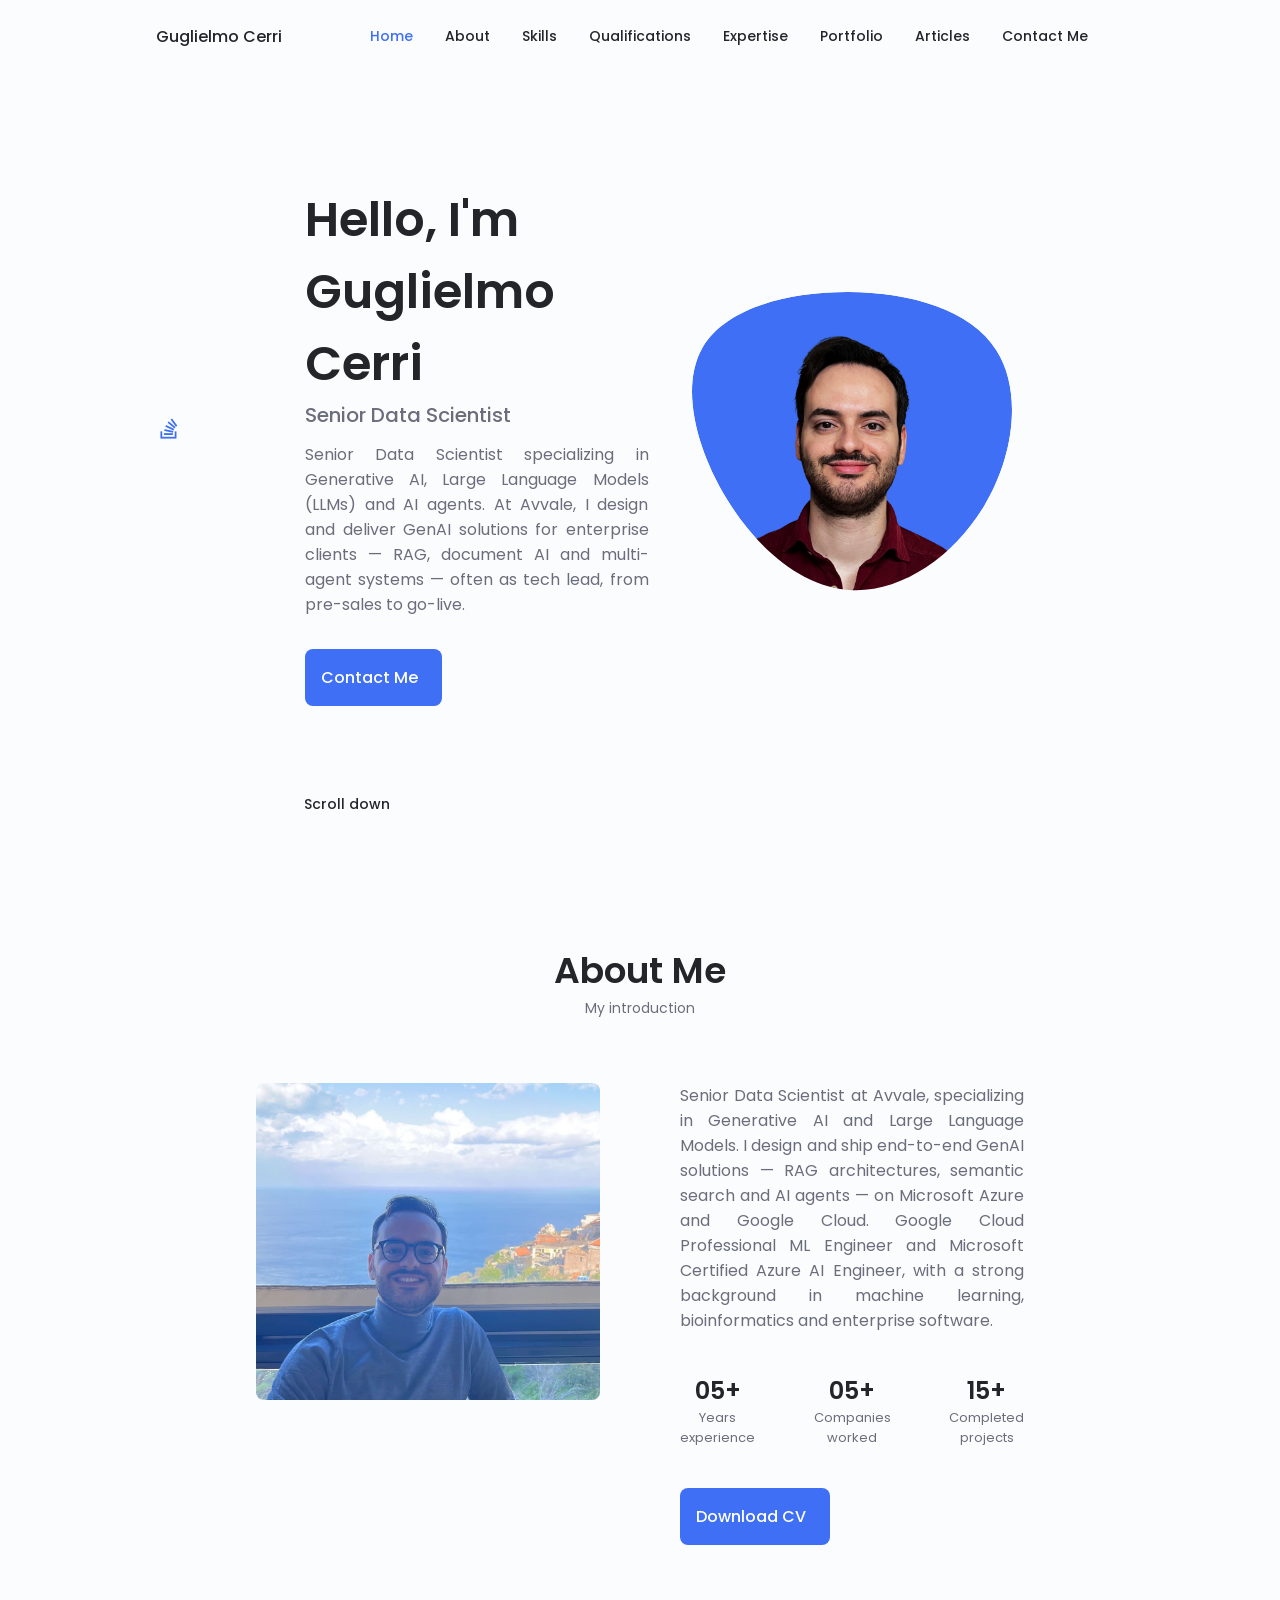
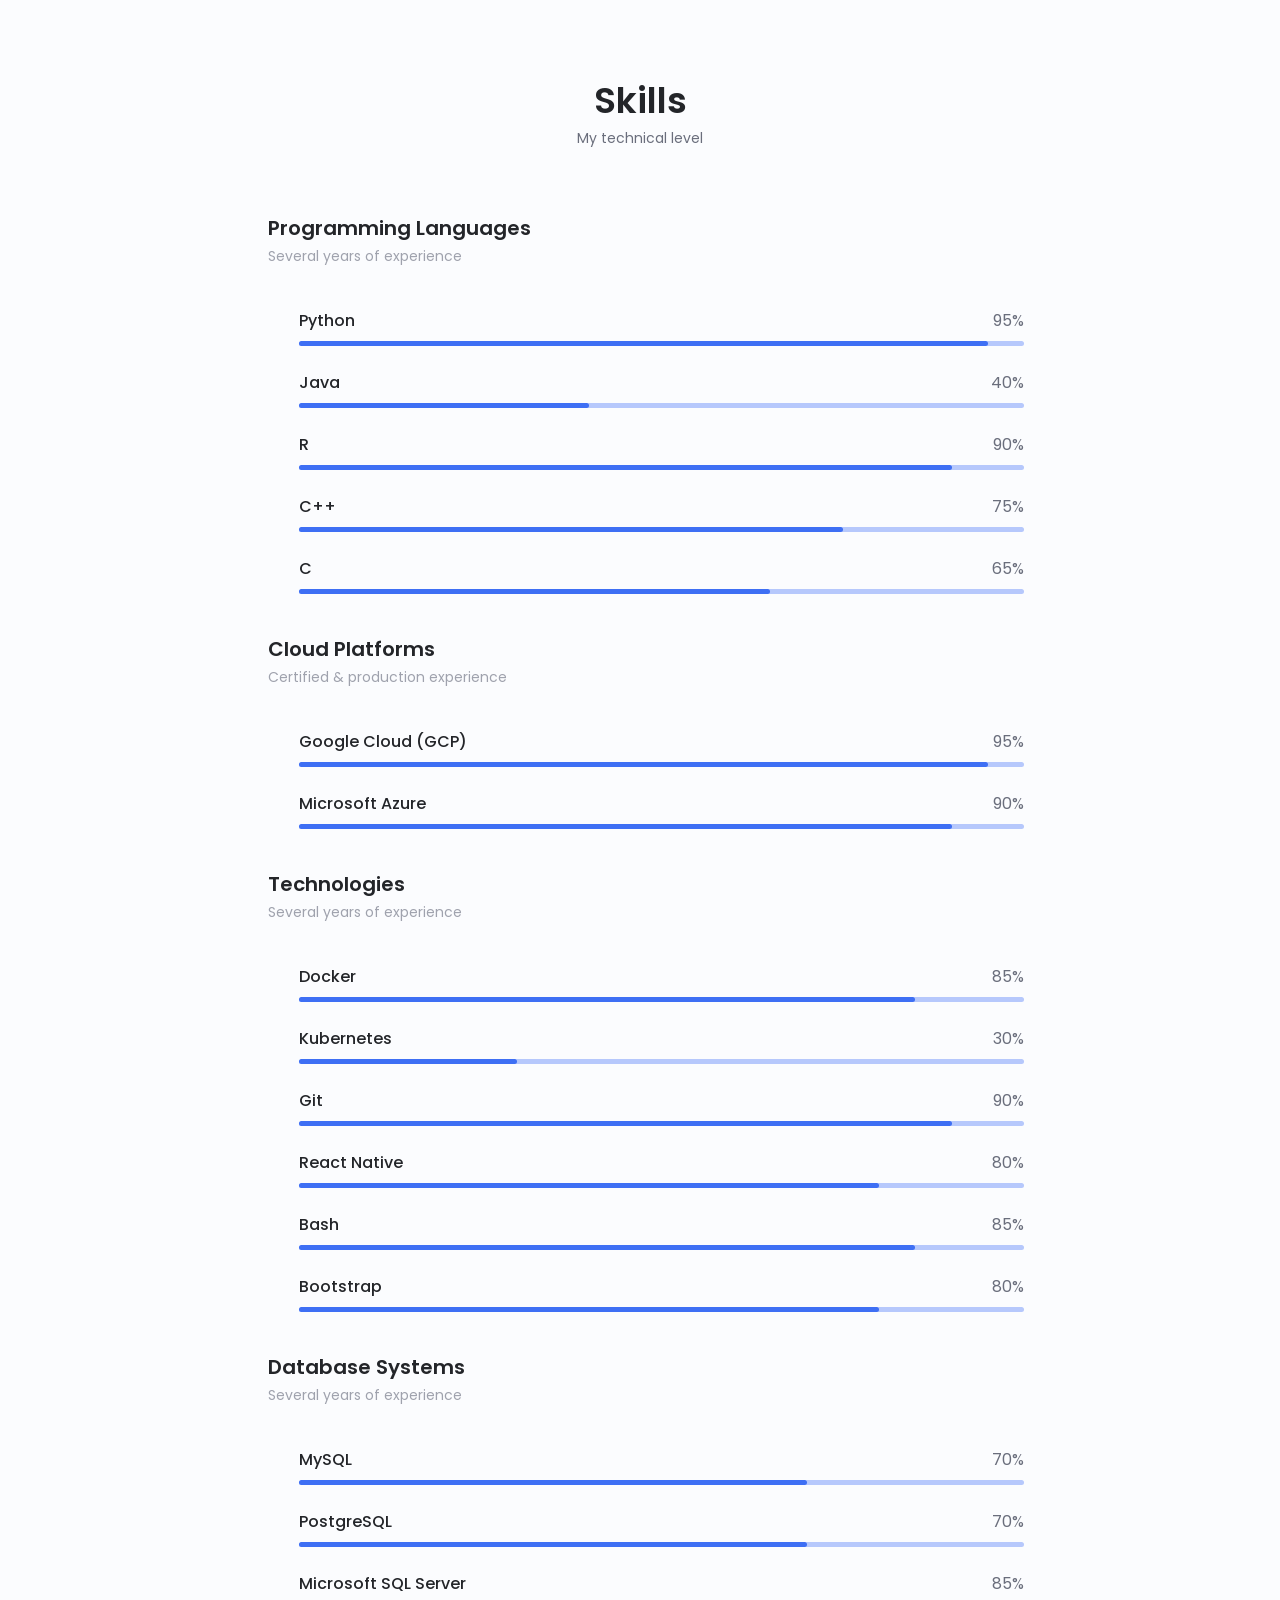
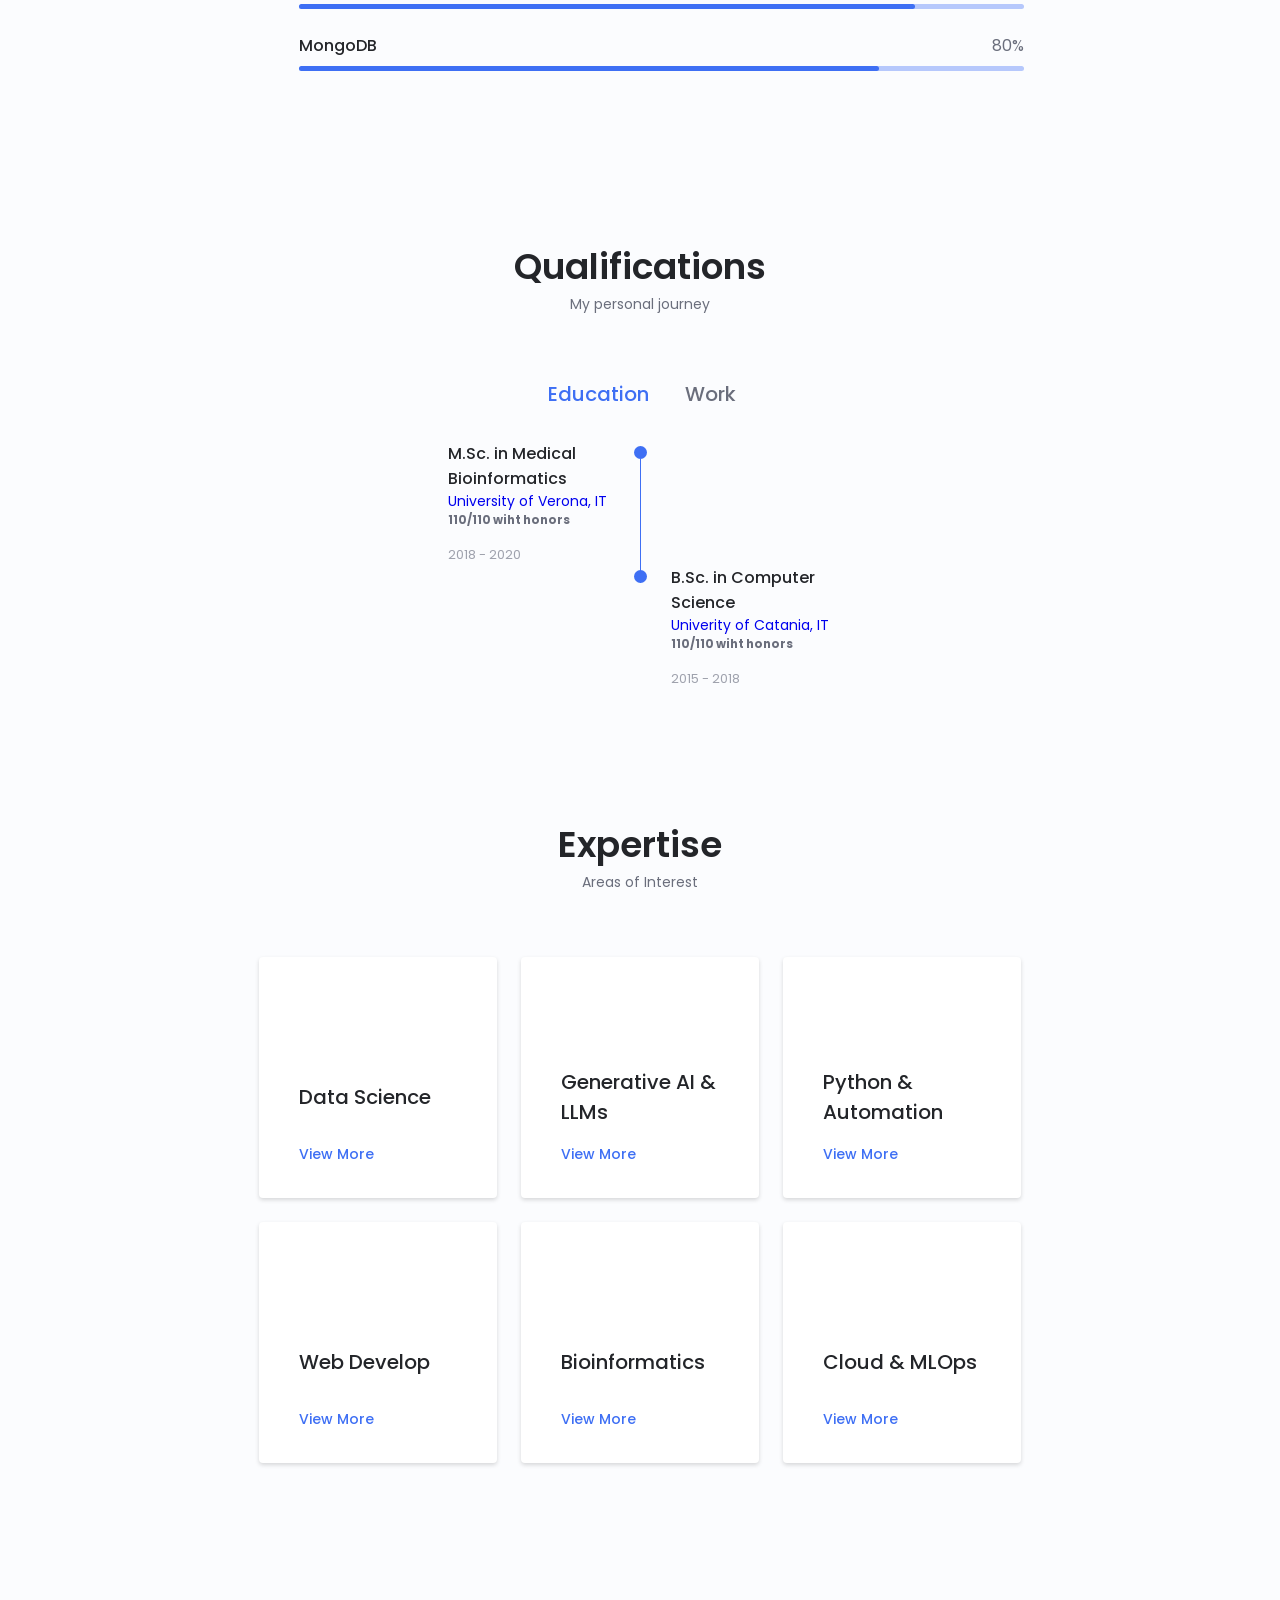
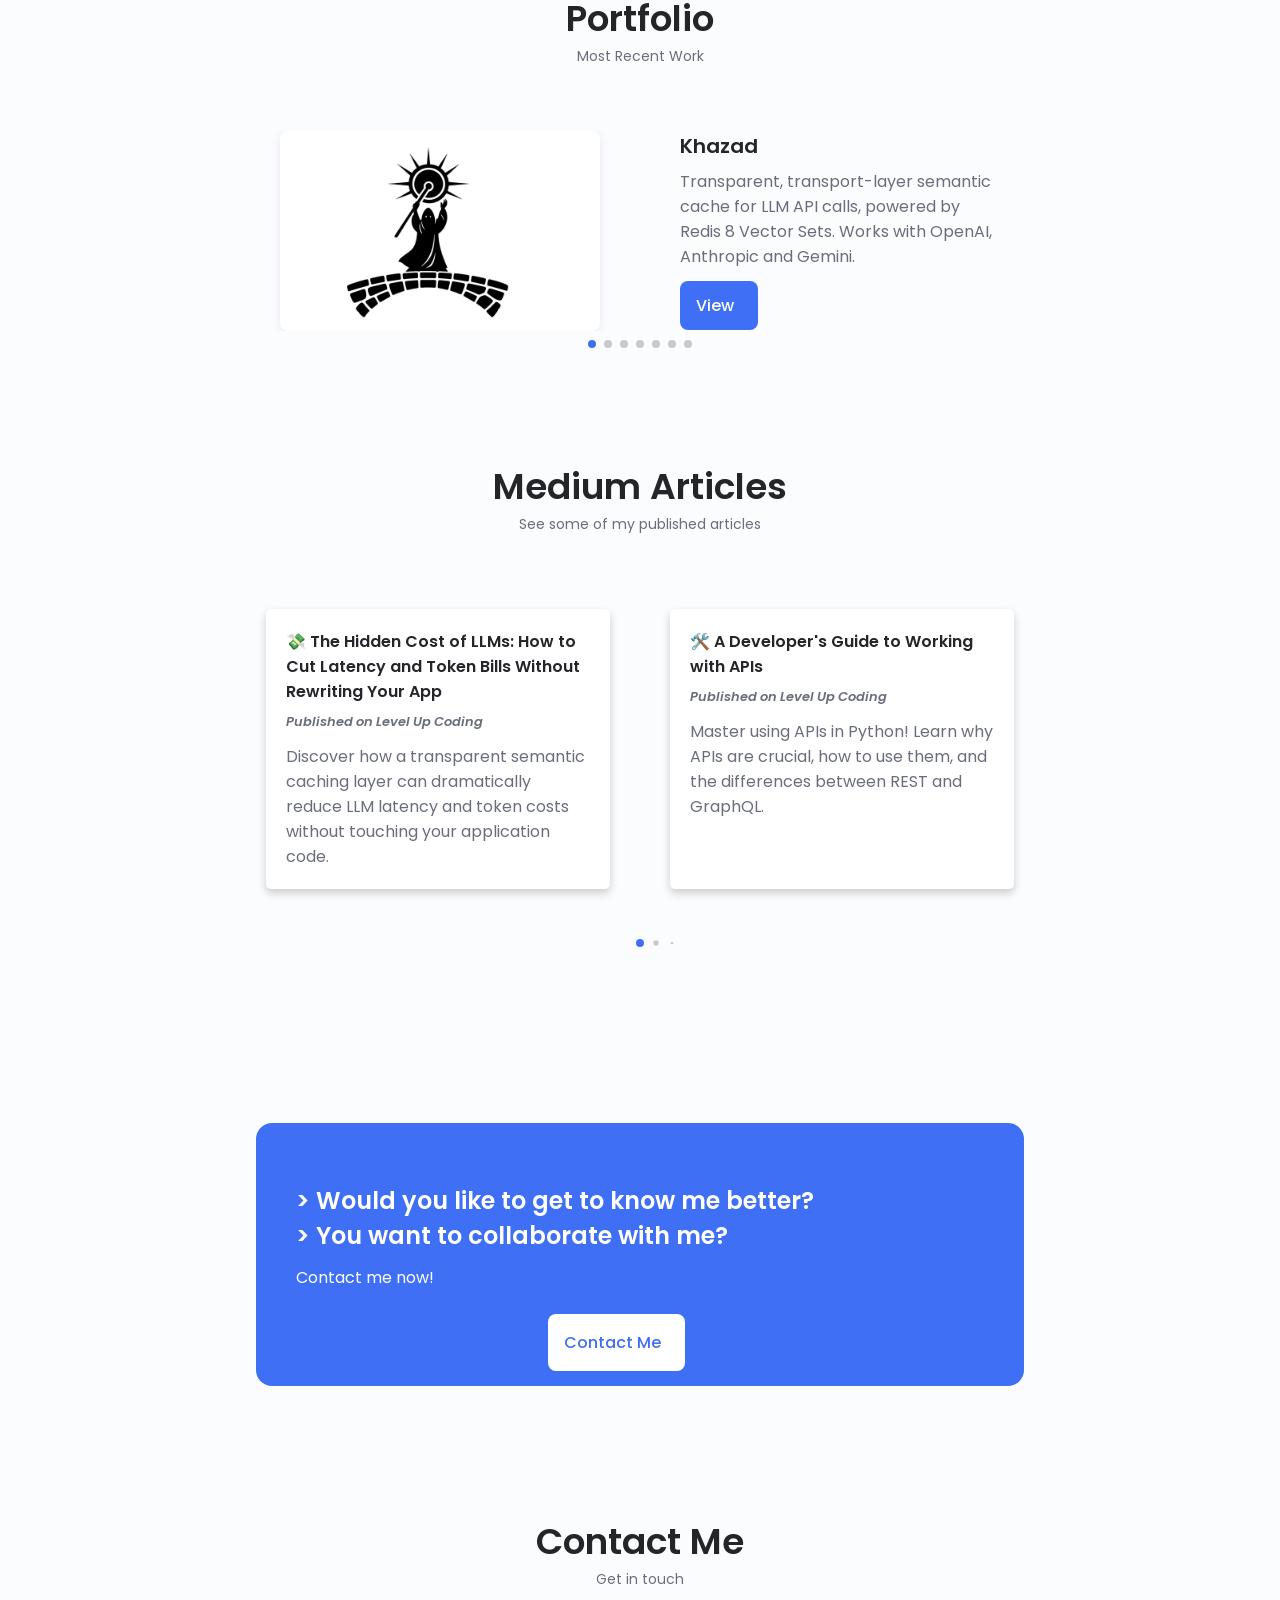
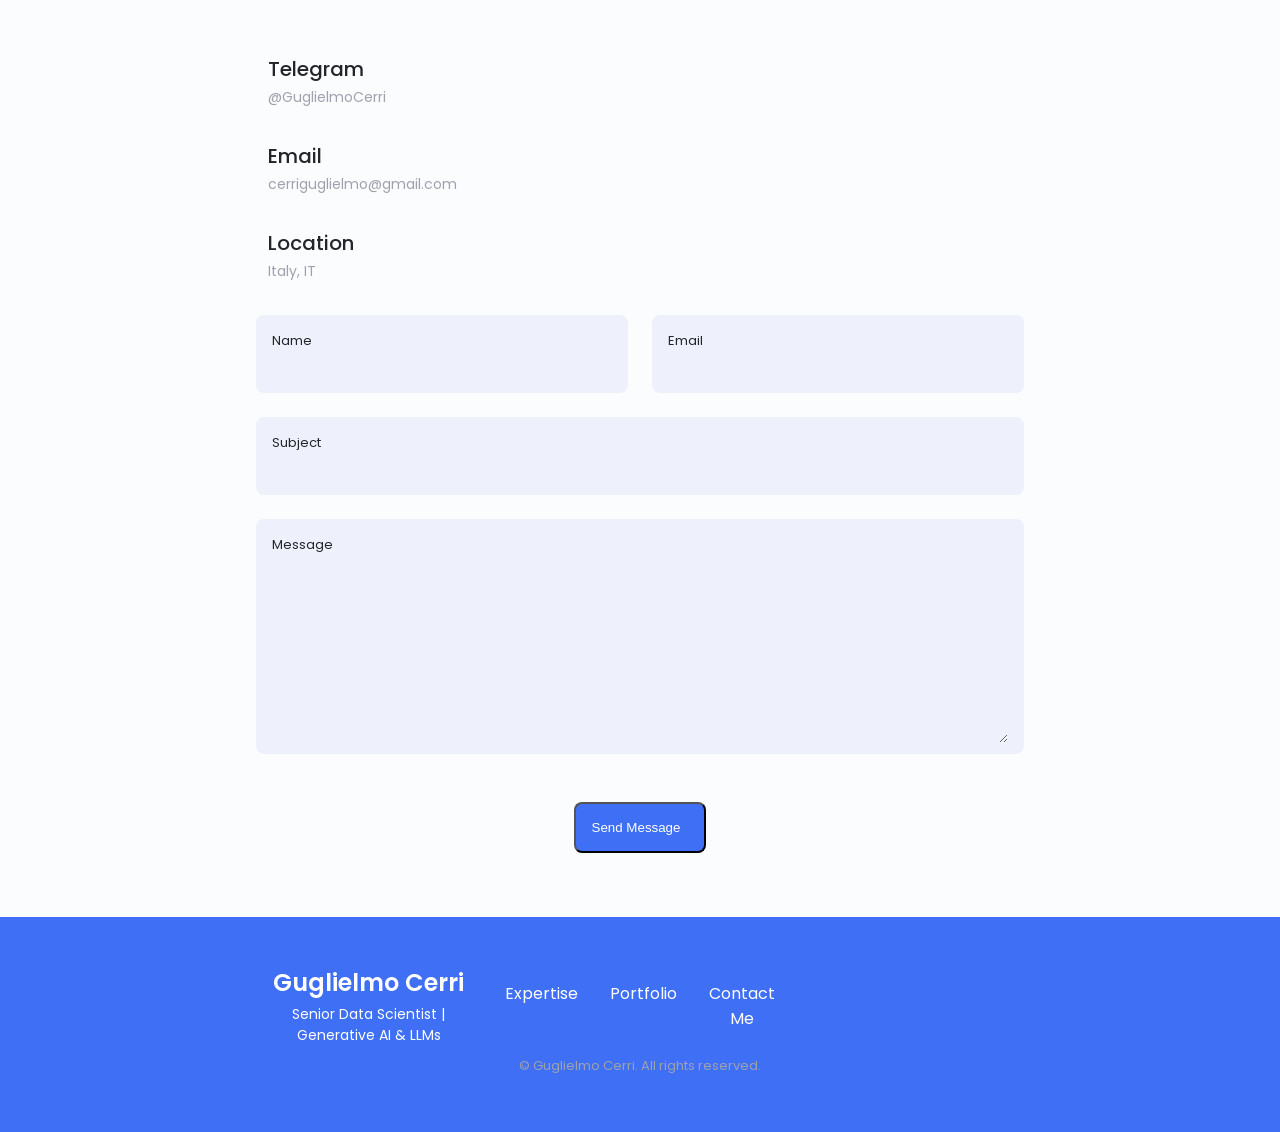
<file: index.html>
<!DOCTYPE html>
<html lang="en">

<head>
    <meta charset="UTF-8">
    <meta name="viewport" content="width=device-width, initial-scale=1.0">
    <meta name="description" content="Guglielmo Cerri - Senior Data Scientist: Generative AI, LLMs and AI agents on Azure and Google Cloud, with a background in machine learning and bioinformatics.">
    <!--==================== UNICONS ====================-->
    <link rel="stylesheet" href="https://unicons.iconscout.com/release/v4.0.0/css/line.css">
    <link rel="stylesheet" href="https://cdnjs.cloudflare.com/ajax/libs/font-awesome/4.7.0/css/font-awesome.min.css">
    <!--==================== SWIPER CSS ====================-->
    <link rel="stylesheet" href="assets/css/swiper-bundle.min.css">

    <!--==================== CSS ====================-->
    <link rel="stylesheet" href="assets/css/styles.css">

    <title>Guglielmo Cerri - Senior Data Scientist</title>
    <meta name="keywords" content="data scientist, bioinformatician, data science, bioinformatics, Guglielmo Cerri">
    <meta name="author" content="Guglielmo Cerri">
    <meta name="robots" content="index, follow">
    <meta name="google-site-verification" content="KYe6GsSYjjdW_70JlJh1PmUMcjtCYCgVxAILWMEkWSw" />
    <script src="https://www.google.com/recaptcha/api.js" async defer></script>
</head>

<body>
    <!--==================== HEADER ====================-->
    <header class="header" id="header">
        <nav class="nav container">
            <a href="#" class="nav__logo">Guglielmo Cerri</a>
            <div class="nav__menu" id="nav-menu">
                <ul class="nav__list grid">
                    <li class="nav__item">
                        <a href="#home" class="nav__link active-link">
                            <i class="uil uil-estate nav__icon"></i> Home
                        </a>
                    </li>
                    <li class="nav__item">
                        <a href="#about" class="nav__link">
                            <i class="uil uil-user nav__icon"></i> About
                        </a>
                    </li>
                    <li class="nav__item">
                        <a href="#skills" class="nav__link">
                            <i class="uil uil-file-alt nav__icon"></i> Skills
                        </a>
                    </li>
                    <li class="nav__item">
                        <a href="#qualifications" class="nav__link">
                            <i class="uil uil-graduation-cap nav__icon"></i> Qualifications
                        </a>
                    </li>
                    <li class="nav__item">
                        <a href="#expertise" class="nav__link">
                            <i class="uil uil-briefcase-alt nav__icon"></i> Expertise
                        </a>
                    </li>
                    <li class="nav__item">
                        <a href="#portfolio" class="nav__link">
                            <i class="uil uil-scenery nav__icon"></i> Portfolio
                        </a>
                    </li>
                    <li class="nav__item">
                        <a href="#articles" class="nav__link">
                            <i class="uil uil-book-open nav__icon"></i> Articles
                        </a>
                    </li>
                    <li class="nav__item">
                        <a href="#contact" class="nav__link">
                            <i class="uil uil-estate nav__icon"></i> Contact Me
                        </a>
                    </li>
                </ul>
                <i class="uil uil-times nav__close" id="nav-close"></i>
            </div>
            
            <div class="nav__btns">
                <!--Theme change button-->
                <i class="uil uil-moon change-theme" id="theme-button"></i>
                <div class="nav__toggle" id="nav-toggle">
                    <i class="uil uil-apps"></i>
                </div>
            </div>

        </nav>
    </header>

    <!--==================== MAIN ====================-->
    <main class="main">
        <!--==================== HOME ====================-->
        <section class="home section" id="home">
            <div class="home__container container grid">
                <div class="home__content grid">
                    <div class="home__social">
                        <a href="https://www.linkedin.com/in/guglielmocerri/" target="_blank" class="home__social-icon">
                            <i class="uil uil-linkedin-alt"></i>
                        </a>
                        <a href="https://stackoverflow.com/users/12829151/will" target="_blank" class="home__social-icon">
                            <i class="fa fa-stack-overflow"></i>
                        </a>
                        <a href="https://github.com/GuglielmoCerri" target="_blank" class="home__social-icon">
                            <i class="uil uil-github-alt"></i>
                        </a>
                        <a href="https://x.com/GugliCe" target="_blank" class="home__social-icon">
                            <i class="uil uil-twitter-alt"></i>
                        </a>
                        <a href="https://medium.com/@cerriguglielmo" target="_blank" class="home__social-icon">
                            <i class="uil uil-medium-m"></i>
                        </a>
                    </div>

                    <div class="home__img">
                        <svg class="home__blob" viewBox="0 0 200 187" xmlns="http://www.w3.org/2000/svg"
                            xmlns:xlink="http://www.w3.org/1999/xlink">
                            <mask id="mask0" mask-type="alpha">
                                <path d="M190.312 36.4879C206.582 62.1187 201.309 102.826 182.328 134.186C163.346 165.547
            130.807 187.559 100.226 186.353C69.6454 185.297 41.0228 161.023 21.7403 129.362C2.45775
            97.8511 -7.48481 59.1033 6.67581 34.5279C20.9871 10.1032 59.7028 -0.149132 97.9666
            0.00163737C136.23 0.303176 174.193 10.857 190.312 36.4879Z" />
                            </mask>
                            <g mask="url(#mask0)">
                                <path d="M190.312 36.4879C206.582 62.1187 201.309 102.826 182.328 134.186C163.346
            165.547 130.807 187.559 100.226 186.353C69.6454 185.297 41.0228 161.023 21.7403
            129.362C2.45775 97.8511 -7.48481 59.1033 6.67581 34.5279C20.9871 10.1032 59.7028
            -0.149132 97.9666 0.00163737C136.23 0.303176 174.193 10.857 190.312 36.4879Z" />
                                <image class="home__blob-img" x="12" y="18" xlink:href="assets/img/perfil.png" />
                            </g>
                        </svg>

                    </div>
                    <div class="home__data">
                        <h1 class="home__title">Hello, I'm Guglielmo Cerri</h1>
                        <h3 class="home__subtitle">Senior Data Scientist</h3>
                        <p class="home__description" style="text-align: justify;">
                            Senior Data Scientist specializing in Generative AI, Large Language Models (LLMs) and AI agents.
                            At Avvale, I design and deliver GenAI solutions for enterprise clients &mdash; RAG, document AI
                            and multi-agent systems &mdash; often as tech lead, from pre-sales to go-live.</p>
                        <a href="#contact" class="button button--flex">
                            Contact Me <i class="uil uil-message button__icon"></i>
                        </a>
                    </div>
                </div>

                <div class="home__scroll">
                    <a href="#about" class="home__scroll-button button--flex">
                        <i class="uil uil-mouse-alt home__scroll-mouse"></i>
                        <span class="home__scroll-name">Scroll down</span>
                        <i class="uil uil-arrow-down home__scroll-arrow"></i>
                    </a>
                </div>
            </div>
        </section>
        
        <!--==================== ABOUT ====================-->
        <section class="about section" id="about">
            <h2 class="section__title"> About Me</h2>
            <span class="section__subtitle">My introduction</span>

            <div class="about__container container grid">
                <img src="assets/img/about.jpg" alt="" class="about__img">

                <div class="about__data">
                    <p class="about__description" style="text-align: justify;">
                        Senior Data Scientist at Avvale, specializing in Generative AI and Large Language Models.
                        I design and ship end-to-end GenAI solutions &mdash; RAG architectures, semantic search and
                        AI agents &mdash; on Microsoft Azure and Google Cloud. Google Cloud Professional ML Engineer
                        and Microsoft Certified Azure AI Engineer, with a strong background in machine learning,
                        bioinformatics and enterprise software.
                    </p>

                    <div class="about__info">
                        <div>
                            <span class="about__info-title">05+</span>
                            <span class="about__info-name">Years <br> experience </span>
                        </div>

                        <div>
                            <span class="about__info-title">05+</span>
                            <span class="about__info-name">Companies <br> worked </span>
                        </div>

                        <div>
                            <span class="about__info-title">15+</span>
                            <span class="about__info-name">Completed <br> projects </span>
                        </div>
                    </div>
                    <div class="about__buttons">
                        <a download="" href="assets/pdf/Guglielmo_Cerri_CV.pdf" class="button button--flex">
                            Download CV <i class="uil uil-download-alt button__icon"></i>
                        </a>
                    </div>
                </div>
            </div>

        </section>

        <!--==================== SKILLS ====================-->
        <section class="skills section" id="skills">
            <h2 class="section__title">Skills</h2>
            <span class="section__subtitle">My technical level</span>

            <div class="skills__container container grid">
                <div>
                    <!--====================== SKILLS 1 =============================-->
                    <div class="skills__content skills__open">
                        <div class="skills__header">
                            <i class="uil uil-code-branch skills__icon"></i>

                            <div>
                                <h1 class="skills__title">Programming Languages</h1>
                                <span class="skills__subtitle">Several years of experience</span>
                            </div>

                            <i class="uil uil-angle-down skills__arrow"></i>
                        </div>

                        <div class="skills__list grid">
                            <div class="skills__data">
                                <div class="skills__titles">
                                    <h3 class="skills__name">Python</h3>
                                    <div class="skills__number">95%</div>
                                </div>
                                <div class="skills__bar">
                                    <div class="skills__percentage skills__python"></div>
                                </div>
                            </div>

                            <div class="skills__data">
                                <div class="skills__titles">
                                    <h3 class="skills__name">Java</h3>
                                    <div class="skills__number">40%</div>
                                </div>
                                <div class="skills__bar">
                                    <div class="skills__percentage skills__java"></div>
                                </div>
                            </div>

                            <div class="skills__data">
                                <div class="skills__titles">
                                    <h3 class="skills__name">R</h3>
                                    <div class="skills__number">90%</div>
                                </div>
                                <div class="skills__bar">
                                    <div class="skills__percentage skills__r"></div>
                                </div>
                            </div>

                            <div class="skills__data">
                                <div class="skills__titles">
                                    <h3 class="skills__name">C++</h3>
                                    <div class="skills__number">75%</div>
                                </div>
                                <div class="skills__bar">
                                    <div class="skills__percentage skills__cplusplus"></div>
                                </div>
                            </div>

                            <div class="skills__data">
                                <div class="skills__titles">
                                    <h3 class="skills__name">C</h3>
                                    <div class="skills__number">65%</div>
                                </div>
                                <div class="skills__bar">
                                    <div class="skills__percentage skills__c"></div>
                                </div>
                            </div>

                        </div>
                    </div>

                    <!--====================== SKILLS CLOUD =============================-->
                    <div class="skills__content skills__open">
                        <div class="skills__header">
                            <i class="uil uil-cloud skills__icon"></i>

                            <div>
                                <h1 class="skills__title">Cloud Platforms</h1>
                                <span class="skills__subtitle">Certified & production experience</span>
                            </div>

                            <i class="uil uil-angle-down skills__arrow"></i>
                        </div>

                        <div class="skills__list grid">
                            <div class="skills__data">
                                <div class="skills__titles">
                                    <h3 class="skills__name">Google Cloud (GCP)</h3>
                                    <div class="skills__number">95%</div>
                                </div>
                                <div class="skills__bar">
                                    <div class="skills__percentage skills__gcp"></div>
                                </div>
                            </div>

                            <div class="skills__data">
                                <div class="skills__titles">
                                    <h3 class="skills__name">Microsoft Azure</h3>
                                    <div class="skills__number">90%</div>
                                </div>
                                <div class="skills__bar">
                                    <div class="skills__percentage skills__azure"></div>
                                </div>
                            </div>
                        </div>
                    </div>
                </div>

                <!--====================== SKILLS 2 =============================-->
                <div class="skills__content skills__open">
                    <div class="skills__header">
                        <i class="uil uil-atom skills__icon"></i>

                        <div>
                            <h1 class="skills__title">Technologies</h1>
                            <span class="skills__subtitle">Several years of experience</span>
                        </div>

                        <i class="uil uil-angle-down skills__arrow"></i>
                    </div>

                    <div class="skills__list grid">
                        <div class="skills__data">
                            <div class="skills__titles">
                                <h3 class="skills__name">Docker</h3>
                                <div class="skills__number">85%</div>
                            </div>
                            <div class="skills__bar">
                                <div class="skills__percentage skills__docker"></div>
                            </div>
                        </div>

                        <div class="skills__data">
                            <div class="skills__titles">
                                <h3 class="skills__name">Kubernetes</h3>
                                <div class="skills__number">30%</div>
                            </div>
                            <div class="skills__bar">
                                <div class="skills__percentage skills__kubernetes"></div>
                            </div>
                        </div>

                        <div class="skills__data">
                            <div class="skills__titles">
                                <h3 class="skills__name">Git</h3>
                                <div class="skills__number">90%</div>
                            </div>
                            <div class="skills__bar">
                                <div class="skills__percentage skills__git"></div>
                            </div>
                        </div>

                        <div class="skills__data">
                            <div class="skills__titles">
                                <h3 class="skills__name">React Native</h3>
                                <div class="skills__number">80%</div>
                            </div>
                            <div class="skills__bar">
                                <div class="skills__percentage skills__reactnative"></div>
                            </div>
                        </div>

                        <div class="skills__data">
                            <div class="skills__titles">
                                <h3 class="skills__name">Bash</h3>
                                <div class="skills__number">85%</div>
                            </div>
                            <div class="skills__bar">
                                <div class="skills__percentage skills__bash"></div>
                            </div>
                        </div>

                        <div class="skills__data">
                            <div class="skills__titles">
                                <h3 class="skills__name">Bootstrap</h3>
                                <div class="skills__number">80%</div>
                            </div>
                            <div class="skills__bar">
                                <div class="skills__percentage skills__bootstrap"></div>
                            </div>
                        </div>

                    </div>

                    <!--====================== SKILLS 3 =============================-->
                    <div class="skills__content skills__open">
                        <div class="skills__header">
                            <i class="uil uil-database skills__icon"></i>

                            <div>
                                <h1 class="skills__title">Database Systems</h1>
                                <span class="skills__subtitle">Several years of experience</span>
                            </div>

                            <i class="uil uil-angle-down skills__arrow"></i>
                        </div>

                        <div class="skills__list grid">
                            <div class="skills__data">
                                <div class="skills__titles">
                                    <h3 class="skills__name">MySQL</h3>
                                    <div class="skills__number">70%</div>
                                </div>
                                <div class="skills__bar">
                                    <div class="skills__percentage skills__mysql"></div>
                                </div>
                            </div>

                            <div class="skills__data">
                                <div class="skills__titles">
                                    <h3 class="skills__name">PostgreSQL</h3>
                                    <div class="skills__number">70%</div>
                                </div>
                                <div class="skills__bar">
                                    <div class="skills__percentage skills__postgresql"></div>
                                </div>
                            </div>

                            <div class="skills__data">
                                <div class="skills__titles">
                                    <h3 class="skills__name">Microsoft SQL Server</h3>
                                    <div class="skills__number">85%</div>
                                </div>
                                <div class="skills__bar">
                                    <div class="skills__percentage skills__mssqlserver"></div>
                                </div>
                            </div>

                            <div class="skills__data">
                                <div class="skills__titles">
                                    <h3 class="skills__name">MongoDB</h3>
                                    <div class="skills__number">80%</div>
                                </div>
                                <div class="skills__bar">
                                    <div class="skills__percentage skills__mongo"></div>
                                </div>
                            </div>

                        </div>

                    </div>
                </div>
            </div>
        </section>

        <!--==================== QUALIFICATION ====================-->
        <section class="qualification section" id="qualifications">
            <h2 class="section__title">Qualifications</h2>
            <div class="section__subtitle">My personal journey</div>

            <div class="qualification__container container">
                <div class="qualification__tabs">
                    <div class="qualification__button button--flex qualification__active" data-target="#education">
                        <i class="uil uil-graduation-cap qualification__icon"></i>
                        Education
                    </div>

                    <div class="qualification__button button--flex" data-target="#work">
                        <i class="uil uil-briefcase-alt qualification__icon"></i>
                        Work
                    </div>
                </div>

                <div class="qualification__sections">
                    <!--===============================QUALIFICATION CONTENT 1 ===========================-->
                    <div class="qualification__content qualification__active" data-content id="education">
                        <!--===============================QUALIFICATION 1 ===========================-->
                        <div class="qualification__data">
                            <div>
                                <h3 class="qualification__title">M.Sc. in Medical Bioinformatics</h3>
                                <span class="qualification__subtitle">
                                    <a href="https://www.corsi.univr.it/?ent=cs&id=769" target="_blank">University of
                                        Verona, IT</a>
                                        <br>
                                        <h5>110/110 wiht honors</h5>
                                </span>
                                <div class="qualification__calendar">
                                    <i class="uil uil-calendar-alt"></i>
                                    2018 - 2020
                                </div>
                            </div>

                            <div>
                                <span class="qualification__rounder"></span>
                                <span class="qualification__line"></span>
                            </div>
                        </div>

                        <!--===============================QUALIFICATION 2 ===========================-->
                        <div class="qualification__data">
                            <div></div>
                            <div>
                                <span class="qualification__rounder"></span>
                            </div>

                            <div>
                                <h3 class="qualification__title">B.Sc. in Computer Science</h3>
                                <span class="qualification__subtitle">
                                    <a href="https://web.dmi.unict.it/corsi/l-31" target="_blank">Univerity of
                                        Catania, IT</a>
                                        <br>
                                        <h5>110/110 wiht honors</h5>
                                </span>
                                <div class="qualification__calendar">
                                    <i class="uil uil-calendar-alt"></i>
                                    2015 - 2018
                                </div>
                            </div>
                        </div>
                    </div>

                    <!--===============================QUALIFICATION CONTENT 2 ===========================-->
                    <div class="qualification__content" data-content id="work">
                         <!--===============================QUALIFICATION 0 ===========================-->
                         <div class="qualification__data">
                            <div></div>
                            <div>
                                <span class="qualification__rounder"></span>
                                <span class="qualification__line"></span>
                            </div>

                            <div>
                                <h3 class="qualification__title">Senior Data Scientist</h3>
                                <span class="qualification__subtitle">
                                    <a href="https://www.avvale.com" target="_blank">Avvale s.p.a.</a>
                                </span>
                                <div class="qualification__calendar">
                                    <i class="uil uil-calendar-alt"></i>
                                    Sep 2024 - Present
                                </div>
                            </div>
                        </div>
                        <!--===============================QUALIFICATION 1 ===========================-->
                        <div class="qualification__data">
                            <div>
                                <h3 class="qualification__title">Machine Learning Engineer | Bioinformatician</h3>
                                <span class="qualification__subtitle">
                                    <a href="https://www.cogentech.it" target="_blank">Cogentech s.r.l.</a>
                                </span>
                                <div class="qualification__calendar">
                                    <i class="uil uil-calendar-alt"></i>
                                    June 2022 - Aug 2024
                                </div>
                            </div>

                            <div>
                                <span class="qualification__rounder"></span>
                                <span class="qualification__line"></span>
                            </div>
                        </div>

                        <!--===============================QUALIFICATION 2 ===========================-->
                        <div class="qualification__data">
                            <div></div>
                            <div>
                                <span class="qualification__rounder"></span>
                                <span class="qualification__line"></span>
                            </div>

                            <div>
                                <h3 class="qualification__title">AI Engineer</h3>
                                <span class="qualification__subtitle">
                                    <a href="https://www.fire.eu" target="_blank">Fire Group s.p.a.</a>
                                </span>
                                <div class="qualification__calendar">
                                    <i class="uil uil-calendar-alt"></i>
                                    Sep 2021 - Jun 2022
                                </div>
                            </div>
                        </div>

                        <!--===============================QUALIFICATION 3 ===========================-->
                        <div class="qualification__data">
                            <div>
                                <h3 class="qualification__title">Bioinformatician | Research Fellow</h3>
                                <span class="qualification__subtitle">
                                    <a href="https://www.univr.it/it/" target="_blank">University of Verona</a>
                                </span>
                                <div class="qualification__calendar">
                                    <i class="uil uil-calendar-alt"></i>
                                    Nov 2020 - Aug 2021
                                </div>
                            </div>

                            <div>
                                <span class="qualification__rounder"></span>
                            </div>
                        </div>
                    </div>
                </div>
            </div>
        </section>

        <!--==================== Expertise ====================-->
        <section class="expertise section" id="expertise">
            <h2 class="section__title">Expertise</h2>
            <span class="section__subtitle">Areas of Interest</span>

            <div class="Expertise__container container grid">
                <!--===================== Expertise 1 ====================-->
                <div class="Expertise__content">
                    <div>
                        <i class="uil uil-chart-line Expertise__icon"></i>
                        <h3 class="Expertise__title">Data Science</h3>
                        <span class="button button--flex button--small button--link Expertise__button">
                            View More
                            <i class="uil uil-arrow-right button__icon"></i>
                        </span>

                        <div class="Expertise__modal">
                            <div class="Expertise__modal-content">
                                <h3 class="Expertise__modal-title">Data Science</h3>
                                <i class="uil uil-times Expertise__modal-close"></i>
                                
                                <ul class="Expertise__modal-expertise grid">
                                    <li class="Expertise__modal-service">
                                        <i class="uil uil-check-circle Expertise__modal-icon"></i>
                                        <p>I perform extensive data analysis and interpretation to understand patterns
                                            and trends.</p>
                                    </li>

                                    <li class="Expertise__modal-service">
                                        <i class="uil uil-check-circle Expertise__modal-icon"></i>
                                        <p>I manage and optimize data systems, and design algorithms for data mining and
                                            research purposes.</p>
                                    </li>

                                    <li class="Expertise__modal-service">
                                        <i class="uil uil-check-circle Expertise__modal-icon"></i>
                                        <p>I provide actionable insights based on data analysis.</p>
                                    </li>
                                </ul>
                            </div>
                        </div>
                    </div>
                </div>

                <!--===================== Expertise 2 ====================-->
                <div class="Expertise__content">
                    <div>
                        <i class="uil uil-brain Expertise__icon"></i>
                        <h3 class="Expertise__title">Generative AI & LLMs</h3>

                        <span class="button button--flex button--small button--link Expertise__button">
                            View More
                            <i class="uil uil-arrow-right button__icon"></i>
                        </span>

                        <div class="Expertise__modal">
                            <div class="Expertise__modal-content">
                                <h4 class="Expertise__modal-title">Generative AI & LLMs</h4>
                                <i class="uil uil-times Expertise__modal-close"></i>

                                <ul class="Expertise__modal-expertise grid">
                                    <li class="Expertise__modal-service">
                                        <i class="uil uil-check-circle Expertise__modal-icon"></i>
                                        <p>I build production Generative AI solutions powered by Large Language
                                            Models, including RAG pipelines, semantic search and AI agents.</p>
                                    </li>

                                    <li class="Expertise__modal-service">
                                        <i class="uil uil-check-circle Expertise__modal-icon"></i>
                                        <p>I fine-tune and orchestrate LLMs (Azure OpenAI, Gemini) with vector
                                            databases and embeddings for enterprise use cases.</p>
                                    </li>

                                    <li class="Expertise__modal-service">
                                        <i class="uil uil-check-circle Expertise__modal-icon"></i>
                                        <p>I develop custom NLP and deep learning models, from NER to intelligent
                                            chatbots and virtual assistants.</p>
                                    </li>

                                    <li class="Expertise__modal-service">
                                        <i class="uil uil-check-circle Expertise__modal-icon"></i>
                                        <p>I collaborate with cross-functional teams to translate business
                                            requirements into effective, scalable AI systems.</p>
                                    </li>
                                </ul>
                            </div>
                        </div>
                    </div>
                </div>

                <!--===================== Expertise 3 ====================-->
                <div class="Expertise__content">
                    <div>
                        <i class="uil uil-robot Expertise__icon"></i>
                        <h3 class="Expertise__title">Python & Automation</h3>

                        <span class="button button--flex button--small button--link Expertise__button">
                            View More
                            <i class="uil uil-arrow-right button__icon"></i>
                        </span>

                        <div class="Expertise__modal">
                            <div class="Expertise__modal-content">
                                <h4 class="Expertise__modal-title">Python & Automation</h4>
                                <i class="uil uil-times Expertise__modal-close"></i>

                                <ul class="Expertise__modal-expertise grid">
                                    <li class="Expertise__modal-service">
                                        <i class="uil uil-check-circle Expertise__modal-icon"></i>
                                        <p>I develop efficient and robust Python applications, optimized for performance
                                            and scalability.</p>
                                    </li>

                                    <li class="Expertise__modal-service">
                                        <i class="uil uil-check-circle Expertise__modal-icon"></i>
                                        <p>I design and implement automated processes, including the creation of bots,
                                            to streamline operations of all types, including business processes, thereby
                                            improving productivity and accuracy.</p>
                                    </li>
                                </ul>
                            </div>
                        </div>
                    </div>
                </div>

                <!--===================== Expertise 4 ====================-->
                <div class="Expertise__content">
                    <div>
                        <i class="uil uil-web-grid Expertise__icon"></i>
                        <h3 class="Expertise__title">Web Develop</h3>

                        <span class="button button--flex button--small button--link Expertise__button">
                            View More
                            <i class="uil uil-arrow-right button__icon"></i>
                        </span>

                        <div class="Expertise__modal">
                            <div class="Expertise__modal-content">
                                <h4 class="Expertise__modal-title">Web Develop</h4>
                                <i class="uil uil-times Expertise__modal-close"></i>

                                <ul class="Expertise__modal-expertise grid">
                                    <li class="Expertise__modal-service">
                                        <i class="uil uil-check-circle Expertise__modal-icon"></i>
                                        <p>I create responsive and user-friendly websites using HTML, CSS, Bootstrap and
                                            JavaScript.</p>
                                    </li>

                                    <li class="Expertise__modal-service">
                                        <i class="uil uil-check-circle Expertise__modal-icon"></i>
                                        <p>I ensure optimal website performance and design aesthetics across various
                                            devices and browsers.</p>
                                    </li>
                                </ul>
                            </div>
                        </div>
                    </div>
                </div>

                <!--===================== Expertise 5 ====================-->
                <div class="Expertise__content">
                    <div>
                        <i class="uil uil-dna Expertise__icon"></i>
                        <h3 class="Expertise__title">Bioinformatics</h3>

                        <span class="button button--flex button--small button--link Expertise__button">
                            View More
                            <i class="uil uil-arrow-right button__icon"></i>
                        </span>

                        <div class="Expertise__modal">
                            <div class="Expertise__modal-content">
                                <h4 class="Expertise__modal-title">Bioinformatics</h4>
                                <i class="uil uil-times Expertise__modal-close"></i>

                                <ul class="Expertise__modal-expertise grid">
                                    <li class="Expertise__modal-service">
                                        <i class="uil uil-check-circle Expertise__modal-icon"></i>
                                        <p>I leverage bioinformatics tools and techniques for comprehensive analysis of biological data.</p>
                                    </li>

                                    <li class="Expertise__modal-service">
                                        <i class="uil uil-check-circle Expertise__modal-icon"></i>
                                        <p>Integration of computational and biological sciences to extract meaningful insights from
                                            complex biological systems.</p>
                                    </li>
                                </ul>
                            </div>
                        </div>
                    </div>
                </div>

                <!--===================== Expertise 6 ====================-->
                <div class="Expertise__content">
                    <div>
                        <i class="uil uil-cloud-computing Expertise__icon"></i>
                        <h3 class="Expertise__title">Cloud & MLOps</h3>

                        <span class="button button--flex button--small button--link Expertise__button">
                            View More
                            <i class="uil uil-arrow-right button__icon"></i>
                        </span>

                        <div class="Expertise__modal">
                            <div class="Expertise__modal-content">
                                <h4 class="Expertise__modal-title">Cloud & MLOps</h4>
                                <i class="uil uil-times Expertise__modal-close"></i>

                                <ul class="Expertise__modal-expertise grid">
                                    <li class="Expertise__modal-service">
                                        <i class="uil uil-check-circle Expertise__modal-icon"></i>
                                        <p>I architect and deploy AI workloads on Microsoft Azure and Google Cloud,
                                            leveraging Azure OpenAI, AI Search, Vertex AI and BigQuery.</p>
                                    </li>

                                    <li class="Expertise__modal-service">
                                        <i class="uil uil-check-circle Expertise__modal-icon"></i>
                                        <p>I orchestrate containerized services on Kubernetes (AKS/GKE) with
                                            Docker, Istio and GitOps-based continuous deployment.</p>
                                    </li>

                                    <li class="Expertise__modal-service">
                                        <i class="uil uil-check-circle Expertise__modal-icon"></i>
                                        <p>I ensure secure, observable and scalable solutions, including PII
                                            management, data sanitization and monitoring dashboards.</p>
                                    </li>
                                </ul>
                            </div>
                        </div>
                    </div>
                </div>


            </div>
        </section>

        <!--==================== PORTFOLIO ====================-->
        <section class="portfolio section" id="portfolio">
            <h2 class="section__title">Portfolio</h2>
            <span class="section__subtitle">Most Recent Work</span>

            <div class="portfolio__container container swiper-container">
                <div class="swiper-wrapper">

                    <!--======================== PORTFOLIO 1 =============-->
                    <div class="portfolio__content grid swiper-slide">
                        <img src="assets/img/portfolio_khazad.png" alt="Khazad semantic cache" class="portfolio__img" loading="lazy">

                        <div class="portfolio__data">
                            <h3 class="portfolio__title">Khazad</h3>
                            <p class="portfolio__description">
                                Transparent, transport-layer semantic cache for LLM API calls, powered by
                                Redis 8 Vector Sets. Works with OpenAI, Anthropic and Gemini.
                            </p>
                            <a href="https://github.com/GuglielmoCerri/khazad"
                                class="button button--flex button--small portfolio__button" target="_blank" rel="noopener noreferrer">
                                View
                                <i class="uil uil-arrow-right button__icon"></i>
                            </a>
                        </div>
                    </div>

                    <!--======================== PORTFOLIO 2 =============-->
                    <div class="portfolio__content grid swiper-slide">
                        <img src="assets/img/portfolio_tubetrim.png" alt="TubeTrim YouTube summarizer" class="portfolio__img" loading="lazy">

                        <div class="portfolio__data">
                            <h3 class="portfolio__title">TubeTrim</h3>
                            <p class="portfolio__description">
                                Summarize any YouTube video in 12 languages using open-source LLMs
                                without API keys. Built with FastAPI, Gradio and Hugging Face.
                            </p>
                            <a href="https://github.com/GuglielmoCerri/TubeTrim"
                                class="button button--flex button--small portfolio__button" target="_blank" rel="noopener noreferrer">
                                View
                                <i class="uil uil-arrow-right button__icon"></i>
                            </a>
                        </div>
                    </div>

                    <!--======================== PORTFOLIO 3 =============-->
                    <div class="portfolio__content grid swiper-slide">
                        <img src="assets/img/portfolio1.webp" alt="PyTorch Dino AI Game" class="portfolio__img" loading="lazy">

                        <div class="portfolio__data">
                            <h3 class="portfolio__title">PyTorch Dino AI Game</h3>
                            <p class="portfolio__description">
                                Training an AI model to play the Chrome Dino Game using PyTorch and
                                EfficientNet.
                            </p>
                            <a href="https://github.com/GuglielmoCerri/pytorch-dino-ai-game"
                                class="button button--flex button--small portfolio__button" target="_blank" rel="noopener noreferrer">
                                View
                                <i class="uil uil-arrow-right button__icon"></i>
                            </a>
                        </div>
                    </div>

                    <!--======================== PORTFOLIO 4 =============-->
                    <div class="portfolio__content grid swiper-slide">
                        <img src="assets/img/portfolio2.webp" alt="Advent of Code" class="portfolio__img" loading="lazy">

                        <div class="portfolio__data">
                            <h3 class="portfolio__title">Advent of Code</h3>
                            <p class="portfolio__description">
                                Solutions to the AoC calendar problems puzzles for 2021 and 2022 with Python. The
                                solutions have been added to the
                                <a href="https://github.com/Bogdanp/awesome-advent-of-code">awesome-advent-of-code
                                    repository.</a>
                            </p>
                            <a href="https://github.com/GuglielmoCerri/Advent-of-Code" class="button button--flex button--small portfolio__button" target="_blank" rel="noopener noreferrer">
                                View
                                <i class="uil uil-arrow-right button__icon"></i>
                            </a>
                        </div>
                    </div>

                    <!--======================== PORTFOLIO 5 =============-->
                    <div class="portfolio__content grid swiper-slide">
                        <img src="assets/img/portfolio3.jpg" alt="Featurewiz Logo" class="portfolio__img" loading="lazy">

                        <div class="portfolio__data">
                            <h3 class="portfolio__title">Featurewiz</h3>
                            <p class="portfolio__description">
                                Contributions to Featurewiz, an open source advanced machine learning library to perform
                                Feature Selection and Feature Engineering.
                            </p>
                            <a href="https://github.com/AutoViML/featurewiz" class="button button--flex button--small portfolio__button" target="_blank" rel="noopener noreferrer">
                                View
                                <i class="uil uil-arrow-right button__icon"></i>
                            </a>
                        </div>
                    </div>

                    <!--======================== PORTFOLIO 6 =============-->
                    <div class="portfolio__content grid swiper-slide">
                        <img src="assets/img/portfolio4.webp" alt="Bamsurgeon" class="portfolio__img" loading="lazy">

                        <div class="portfolio__data">
                            <h3 class="portfolio__title">Bamsurgeon</h3>
                            <p class="portfolio__description">
                                Contributions to Bamsurgeon, a set of tools for adding genomic variants to SAM/BAM/CRAM
                                files,
                                for testing variant callers.
                            </p>
                            <a href="https://github.com/adamewing/bamsurgeon" class="button button--flex button--small portfolio__button" target="_blank" rel="noopener noreferrer">
                                View
                                <i class="uil uil-arrow-right button__icon"></i>
                            </a>
                        </div>
                    </div>

                    <!--======================== PORTFOLIO 7 =============-->
                    <div class="portfolio__content grid swiper-slide">
                        <img src="assets/img/portfolio5.png" alt="IMDb Sentiment Analysis" class="portfolio__img" loading="lazy">

                        <div class="portfolio__data">
                            <h3 class="portfolio__title">IMDb Sentiment Analysis</h3>
                            <p class="portfolio__description">
                                Analysis (with NLP techniques) and binary sentiment classification on movie reviews from the IMDb dataset .
                            </p>
                            <a href="https://github.com/GuglielmoCerri/IMDb-Sentiment-Analysis/tree/main" class="button button--flex button--small portfolio__button" target="_blank" rel="noopener noreferrer">
                                View
                                <i class="uil uil-arrow-right button__icon"></i>
                            </a>
                        </div>
                    </div>

                </div>
            
                <!--============ Add Pagination =============-->
                <div class="swiper-pagination swiper-pagination-portfolio"></div>
            </div>
        </section>

        <!--==================== ARTICLES ====================-->
        <section class="articles section" id="articles">
                <h2 class="section__title">Medium Articles</h2>
                <span class="section__subtitle">See some of my published articles</span>
                <div class="articles__container container swiper-container">
                    <div class="swiper-wrapper">
                    <!--==================== ARTICLE 1 ====================-->
                    <div class="articles__content swiper-slide">
                        <div class="card">
                        <a href="https://medium.com/gitconnected/the-hidden-cost-of-llms-how-to-squeeze-latency-and-slash-token-bills-without-rewriting-your-app-2f71c447374b" target="_blank" rel="noopener noreferrer">
                            <h4>💸 The Hidden Cost of LLMs: How to Cut Latency and Token Bills Without Rewriting Your App</h4>
                            <p class="journal">Published on Level Up Coding</p>
                            <p>Discover how a transparent semantic caching layer can dramatically reduce LLM latency and token costs without touching your application code.</p>
                        </a>
                        </div>
                    </div>
                    <!--==================== ARTICLE 2 ====================-->
                    <div class="articles__content swiper-slide">
                        <div class="card">
                        <a href="https://medium.com/gitconnected/a-developers-guide-to-working-with-apis-d5c8aa4e0284" target="_blank" rel="noopener noreferrer">
                            <h4>🛠️ A Developer's Guide to Working with APIs</h4>
                            <p class="journal">Published on Level Up Coding</p>
                            <p>Master using APIs in Python! Learn why APIs are crucial, how to use them, and the
                                differences between REST and GraphQL.</p>
                        </a>
                        </div>
                    </div>
                <!--==================== ARTICLE 2 ====================-->
                <div class="articles__content swiper-slide">
                    <div class="card">
                        <a href="https://medium.com/python-in-plain-english/python-the-glittering-jewel-of-modern-technology-972976c130f4">
                            <h4>🐍 Python: The Glittering Jewel of Modern Technology</h4>
                            <p class="journal">Published on Python in Plain English</p>
                            <p>Uncover the transformative role of Python, the versatile jewel of modern technology, driving innovation across AI, ML and web development.</p>
                        </a>
                    </div>
                </div>
                <!--==================== ARTICLE 3 ====================-->
                <div class="articles__content swiper-slide">
                    <div class="card">
                        <a href="https://medium.com/gitconnected/secrets-to-a-killer-data-science-portfolio-projects-that-will-skyrocket-your-career-67089b924929">
                            <h4>🚀 Secrets to a Killer Data Science Portfolio: Projects that Will Skyrocket Your Career
                            </h4>
                            <p class="journal">Published on Level Up Coding</p>
                            <p>Unlock the secrets to a powerful data science portfolio that propels your career to new
                                heights.</p>
                        </a>
                    </div>
                </div>
                <!--==================== ARTICLE 4 ====================-->
                <div class="articles__content swiper-slide">
                    <div class="card">
                        <a href="https://medium.com/gitconnected/building-a-deep-learning-model-with-tensorflow-and-keras-easier-than-you-think-62d0cb7945ff">
                            <h4>🧠 Building a Deep Learning Model with TensorFlow and Keras: Easier Than You Think</h4>
                            <p class="journal">Published on Level Up Coding</p>
                            <p>Master the art of Deep Learning with TensorFlow and Keras. A step-by-step guide to your
                                first model.</p>
                        </a>
                    </div>
                </div>
                <!--==================== ARTICLE 5 ====================-->
                <div class="articles__content swiper-slide">
                    <div class="card">
                        <a href="https://medium.com/mlearning-ai/creating-a-chatbot-with-python-5598e9a5f993">
                            <h4>💬 Creating a Chatbot with Python</h4>
                            <p class="journal">Published on MLearning.ai</p>
                            <p>Learn how to create a simple chatbot using Python and NLP techniques. Create an
                                intelligent conversational agent.</p>
                        </a>
                    </div>
                </div>
                <!--==================== ARTICLE 6 ====================-->
                <div class="articles__content swiper-slide">
                    <div class="card">
                        <a href="https://medium.com/gitconnected/design-patterns-in-python-a-practical-guide-to-writing-maintainable-code-a3f780a4a6ad">
                            <h4>📝 Design Patterns in Python: A Practical Guide to Writing Maintainable Code</h4>
                            <p class="journal">Published on Level Up Coding</p>
                            <p>Discover essential design patterns in Python for writing maintainable code, for beginner and experienced Python developer.</p>
                        </a>
                    </div>
                </div>
            </div>
                <!-- Add Pagination -->
                <div class="swiper-pagination swiper-pagination-articles"></div>
            </div>
        </section>

        <!--==================== PROJECT IN MIND ====================-->
        <section class="project section">
            <div class="project__bg">
                <div class="project__container container grid">
                    <div class="project__data">
                        <h2 class="project__title">> Would you like to get to know me better?
                            <br>
                            > You want to collaborate with me?</h2>
                        <p class="project__description">Contact me now!</p>
                        <div class="centered-container">
                        <a href="#contact" class="button button--flex button--white">
                            Contact Me
                            <i class="uil uil-message project__icon button__icon button__contact"></i>
                        </a>
                    </div>
                    </div>
                </div>
            </div>
</div>
        </section>

        <!--==================== CONTACT ME ====================-->
        <section class="contact section" id="contact">
            <h2 class="section__title">Contact Me</h2>
            <span class="section__subtitle">Get in touch</span>

            <div class="contact__container container grid">
                <div>
                    <div class="contact__information">
                        <i class="uil uil-telegram-alt contact__icon"></i>

                        <div>
                            <h3 class="contact__title">Telegram</h3>
                            <span class="contact__subtitle">@GuglielmoCerri</span>
                        </div>
                    </div>

                    <div class="contact__information">
                        <i class="uil uil-envelope contact__icon"></i>

                        <div>
                            <h3 class="contact__title">Email</h3>
                            <span class="contact__subtitle">cerriguglielmo@gmail.com</span>
                        </div>
                    </div>

                    <div class="contact__information">
                        <i class="uil uil-map-marker contact__icon"></i>

                        <div>
                            <h3 class="contact__title">Location</h3>
                            <span class="contact__subtitle">Italy, IT</span>
                        </div>
                    </div>
                        
                    <form action="https://formspree.io/f/xbjwkqok" method="POST" class="contact__form grid" id="submit_form">
                        <div class="contact__inputs grid">
                            <div class="contact__content">
                                <label for="name" class="contact__label">Name</label>
                                <input type="text" id="name" name="name" class="contact__input" required>
                            </div>

                            <div class="contact__content">
                                <label for="email" class="contact__label" placeholder="email@example.com">Email</label>
                                <input type="email" id="email" name="email" class="contact__input" required>
                            </div>
                        </div>

                        <div class="contact__content">
                            <label for="project-contact" class="contact__label">Subject</label>
                            <input type="text" id="project-contact" name="project" class="contact__input" required>
                        </div>

                        <div class="contact__content">
                            <label for="message-contact" class="contact__label">Message</label>
                            <textarea name="message" cols="0" rows="7" id="message-contact"
                                class="contact__input" required></textarea>
                        </div>

                        <div class="g-recaptcha" data-sitekey="6Ldv3yMpAAAAAJBnsyuM_we1OQjiUtK-dUEW5Kdu"></div>

                        <div style="text-align: center;">
                            <button class="button button--flex" id="check">
                                Send Message
                                <i class="uil uil-message button__icon"></i>
                            </button>
                        </div>
                    </form>
                </div>
            </div>
        </section>

    </main>
    
    <!--==================== FOOTER ====================-->
    <footer class="footer" id="footer">
        <div class="footer__bg">
            <div class="footer__container container grid">
                <div style="display: flex; flex-direction: column; align-items: center;">
                    <h2 class="footer__title">Guglielmo Cerri</h2>
                    <span class="footer__subtitle">Senior Data Scientist | Generative AI &amp; LLMs</span>
                </div>

                <ul class="footer__links" style="align-self: center;">
                    <li>
                        <a href="#expertise" class="footer__link">Expertise</a>
                    </li>

                    <li>
                        <a href="#portfolio" class="footer__link">Portfolio</a>
                    </li>

                    <li>
                        <a href="#contact" class="footer__link">Contact Me</a>
                    </li>
                </ul>

                <div class="footer__socials" style="align-self: center;">
                    <a href="https://x.com/GugliCe" class="footer__social" target="_blank">
                        <i class="uil uil-twitter-alt"></i>
                    </a>

                    <a href="https://medium.com/@cerriguglielmo" target="_blank"
                        class="footer__social">
                        <i class="uil uil-medium-m"></i>
                    </a>

                    <a href="https://www.linkedin.com/in/guglielmocerri/" target="_blank" class="footer__social">
                        <i class="uil uil-linkedin-alt"></i>
                    </a>
                </div>
            </div>

            <p class="footer__copy" style="margin-top: 10px;">&#169; Guglielmo Cerri. All rights reserved.</p>
        </div>
    </footer>


    <!--==================== SCROLL TOP ====================-->
    <a href="" class="scrollup" id="scroll-up">
        <i class="uil uil-arrow-up scroll__icon"></i>
    </a>

    <!--==================== SWIPER JS ====================-->
    <script src="assets/js/swiper-bundle.min.js"></script>

    <!--==================== MAIN JS ====================-->
    <script src="assets/js/main.js"></script>

</body>

</html>
</file>
<file: assets/css/styles.css>
/*==================== GOOGLE FONTS ====================*/
@import url('https://fonts.googleapis.com/css2?family=Poppins:wght@400;500;600&display=swap');

/*==================== VARIABLES CSS ====================*/
:root {
    --header-height: 3rem;

    /*========== Colors ==========*/
    /* Change favorite color */
    --hue-color: 224; /*Blue 224 - Green 142 - Purple 250 - Pink 340*/

    /* HSL color mode */
    --first-color: hsl(var(--hue-color), 89%, 60%);
    --first-color-second: hsl(var(--hue-color), 89%, 60%);
    --first-color-alt: hsl(var(--hue-color), 77%, 52%);
    --first-color-lighter: hsl(var(--hue-color), 92%, 85%);
    --title-color: hsl(var(--hue-color), 8%, 15%);
    --text-color: hsl(var(--hue-color), 8%, 45%);
    --text-color-light: hsl(var(--hue-color), 8%, 65%);
    --input-color: hsl(var(--hue-color), 70%, 96%);
    --body-color: hsl(var(--hue-color), 60%, 99%);
    --container-color: #FFF;
    --scroll-bar-color: hsl(var(--hue-color), 12%, 90%);
    --scroll-thumb-color: hsl(var(--hue-color), 12%, 80%);
    --scrollup-color:hsl(var(--hue-color), 89%, 60%);

    /*========== Font and typography ==========*/
    --body-font: 'Poppins', sans-serif;

    /* .5rem = 8px, 1rem = 16px, 1.5rem = 24px ... */
    --big-font-size: 2rem;
    --h1-font-size: 1.5rem;
    --h2-font-size: 1.25rem;
    --h3-font-size: 1.125rem;
    --normal-font-size: .938rem;
    --small-font-size: .813rem;
    --smaller-font-size: .75rem;

    /*========== Font weight ==========*/
    --font-medium: 500;
    --font-semi-bold: 600;

    /*========== Margenes Bottom ==========*/
    /* .25rem = 4px, .5rem = 8px, .75rem = 12px ... */
    --mb-0-25: .25rem;
    --mb-0-5: .5rem;
    --mb-0-75: .75rem;
    --mb-1: 1rem;
    --mb-1-5: 1.5rem;
    --mb-2: 2rem;
    --mb-2-5: 2.5rem;
    --mb-3: 3rem;

    /*========== z index ==========*/
    --z-tooltip: 10;
    --z-fixed: 100;
    --z-modal: 1000;
}

/* Font size for large devices */
@media screen and (min-width: 968px) {
    :root {
        --big-font-size: 3rem;
        --h1-font-size: 2.25rem;
        --h2-font-size: 1.5rem;
        --h3-font-size: 1.25rem;
        --normal-font-size: 1rem;
        --small-font-size: .875rem;
        --smaller-font-size: .813rem;
    }
}

/*========== Variables Dark theme ==========*/
body.dark-theme{
    /* HSL color mode */
    --first-color-second: hsl(var(--hue-color), 30%, 8%);
    --title-color: hsl(var(--hue-color), 8%, 95%);
    --text-color: hsl(var(--hue-color), 8%, 75%);
    --input-color: hsl(var(--hue-color), 29%, 16%);
    --body-color: hsl(var(--hue-color), 28%, 12%);
    --container-color: hsl(var(--hue-color), 29%, 16%);
    --scroll-bar-color: hsl(var(--hue-color), 12%, 48%);
    --scroll-thumb-color: hsl(var(--hue-color), 12%, 36%);
    --scrollup-color: white
}

/*========== Button Dark/Light ==========*/
.nav__btns{
    display: flex;
    align-items: center;
}

.change-theme{
    font-size: 1.25rem;
    color: var(--title-color);
    margin-right: var(--mb-1);
    cursor: pointer;
    padding-left:10px;
    padding-right:10px;
}

.change-theme:hover{
    color: var(--first-color);
}

/*==================== BASE ====================*/
*{
    box-sizing: border-box;
    padding: 0;
    margin: 0;
}

html{
    scroll-behavior: smooth;
}

body{
    margin: 0 0 var(--header-height) 0;
    font-family: var(--body-font);
    font-size: var(--normal-font-size);
    background-color: var(--body-color);
    color: var(--text-color);
}

h1,h2,h3,h4{
    color: var(--title-color);
    font-weight: var(--font-semi-bold);
}

ul{
    list-style: none;
}

a{
    text-decoration: none;
}

img{
    max-width: 100%;
    height: auto;
}



/*==================== REUSABLE CSS CLASSES ====================*/
.section{
    padding: 2rem 0 4rem;
}

.section__title{
    font-size: var(--h1-font-size);
}

.section__subtitle{
    display: block;
    font-size: var(--small-font-size);
    margin-bottom: var(--mb-3);
}

.section__title,
.section__subtitle{
    text-align: center;
}
/*==================== LAYOUT ====================*/
.container{
    max-width: 768px;
    margin-left: var(--mb-1-5);
    margin-right: var(--mb-1-5);
}

.grid{
    display: grid;
    gap: 1.5rem;
}

.header{
    width: 100%;
    position: fixed;
    bottom: 0;
    left: 0;
    z-index: var(--z-fixed);
    background-color: var(--body-color);
}

/*==================== NAV ====================*/
.nav
{
    max-width: 968px;
    height: var(--header-height);
    display: flex;
    justify-content: space-between;
    align-items: center;
}

.nav__logo,
.nav__toggle{
    color: var(--title-color);
    font-weight: var(--font-medium);
}

.nav__logo:hover{
    color: var(--first-color);
}

.nav__toggle{
    font-size: 1.1rem;
    cursor: pointer;
}

.nav__toggle:hover{
    color: var(--first-color);
}

@media screen and (max-width: 767px){
    .nav__menu{
        position: fixed;
        bottom: -100%;
        left: 0;
        width: 100%;
        background-color: var(--body-color);
        padding: 2rem 1.5rem 4rem;
        box-shadow: 0 -1px 4px rgba(0,0,0,.15);
        border-radius: 1.5rem 1.5rem 0 0;
        transition: .3s;
    }
}

.nav__list{
    grid-template-columns: repeat(3, 1fr);
    gap: 2rem;
}

.nav__link{
    display: flex;
    flex-direction: column;
    align-items: center;
    font-size: var(--small-font-size);
    color: var(--title-color);
    font-weight: var(--font-medium);
}

.nav__link:hover{
    color: var(--first-color);
}

.nav__icon{
    font-size: 1.2rem;
}

.nav__close{
    position: absolute;
    right: 1.3rem;
    bottom: .5rem;
    font-size: 1.5rem;
    cursor: pointer;
    color: var(--first-color);
}

.nav__close:hover{
    color: var(--first-color-alt);
}
/* show menu */
.show-menu{
    bottom: 0;
}

/* Active link */
.active-link{
    color: var(--first-color);
}

/* Change background header */
.scroll-header{
    box-shadow: 0 -1px 4px rgba(0,0,0,.15);
}

/*==================== HOME ====================*/
.home__container{
    gap: 1rem;
}

.home__content{
    grid-template-columns: .5fr 3fr;
    padding-top: 3.5rem;
    align-items: center;
}

.home__social{
    display: grid;
    grid-template-columns: max-content;
    row-gap: 1rem;
}

.home__social-icon{
    font-size: 1.25rem;
    color: var(--first-color);
}

.home__social-icon:hover{
    color: var(--first-color-alt);
}

.home__blob{
    width: 200px;
    fill: var(--first-color);
}

.home__blob-img{
    width: 170px;
}

.home__data{
    grid-column: 1/3;
}

.home__title{
    font-size: var(--big-font-size);
}

.home__subtitle{
    font-size: var(--h3-font-size);
    color: var(--text-color);
    font-weight: var(--font-medium);
    margin-bottom: var(--mb-0-75);
}

.home__description{
    margin-bottom: var(--mb-2);
}

.home__scroll{
    /*display: none;*/
}

.home__scroll-button{
    color: var(--first-color);
    transition: .3s;
}

.home__scroll-button:hover{
    transform: translateY(0.25rem);
}

.home__scroll-mouse{
    font-size: 2rem;
}

.home__scroll-name{
    font-size: var(--small-font-size);
    color: var(--title-color);
    font-weight: var(--font-medium);
    margin-right: var(--mb-0-25);
}

.home__scroll-arrow{
    font-size: 1.25rem;
}

/*==================== BUTTONS ====================*/
.button{
    display: inline-block;
    background-color: var(--first-color);
    color: #FFF;
    padding: 1rem;
    border-radius: .5rem;
    font-weight: var(--font-medium);
}

.button:hover{
    background-color: var(--first-color-alt);
}

.button__icon{
    font-size: 1.25rem;
    margin-left: var(--mb-0-5);
    transition: .3s;
}

.button--white{
    background-color: #FFF;
    color: var(--first-color);
}

.button--white:hover{
    background-color: #FFF;
}

.button--flex{
    display: inline-flex;
    align-items: center;
}

.button--small{
    padding: .75rem 1rem;
}

.button--link{
    padding: 0;
    background-color: transparent;
    color: var(--first-color);
}

.button--link:hover{
    background-color: transparent;
    color: var(--first-color-alt);
}

/*==================== ABOUT ====================*/
.about__img{
    width: 200px;
    border-radius: .5rem;
    justify-self: center;
    align-self: start;
}

.about__description{
    text-align: center;
    margin-bottom: var(--mb-2-5);
}

.about__info{
    display: flex;
    justify-content: space-evenly;
    margin-bottom: var(--mb-2-5);
}

.about__info-title{
    font-size: var(--h2-font-size);
    font-weight: var(--font-semi-bold);
    color: var(--title-color);
}

.about__info-name{
    font-size: var(--smaller-font-size);
}

.about__info-title,
.about__info-name{
    display: block;
    text-align: center;
}

.about__buttons{
    display: flex;
    justify-content: center;
}

/*==================== SKILLS ====================*/
.skills__container{
    row-gap: 0;
}

.skills__header{
    display: flex;
    align-items: center;
    margin-bottom: var(--mb-2-5);
    cursor: pointer;
}

.skills__icon,
.skills__arrow{
    font-size: 2rem;
    color: var(--first-color);
}

.skills__icon{
    margin-right: var(--mb-0-75);
}

.skills__title{
    font-size: var(--h3-font-size);
}

.skills__subtitle{
    font-size: var(--small-font-size);
    color: var(--text-color-light);
}

.skills__arrow{
    margin-left: auto;
    transition: .4s;
}

.skills__list{
    row-gap: 1.5rem;
    padding-left: 2.7rem;
}

.skills__titles{
    display: flex;
    justify-content: space-between;
    margin-bottom: var(--mb-0-5);
}

.skills__name{
    font-size: var(--normal-font-size);
    font-weight: var(--font-medium);
}

.skills__bar,
.skills__percentage{
    height: 5px;
    border-radius: .25rem;
}

.skills__bar{
    background-color: var(--first-color-lighter);
}

.skills__percentage{
    display: block;
    background-color: var(--first-color);
}

.skills__python{
    width: 95%;
}

.skills__java{
    width: 40%;
}

.skills__r{
    width: 90%;
}

.skills__cplusplus{
    width: 75%;
}

.skills__c{
    width: 65%;
}

.skills__gcp{
    width: 95%;
}

.skills__azure{
    width: 90%;
}

.skills__docker{
    width: 85%;
}

.skills__kubernetes{
    width: 30%;
}

.skills__git{
    width: 90%;
}

.skills__reactnative{
    width: 80%;
}

.skills__bash{
    width: 85%;
}

.skills__bootstrap{
    width: 80%;
}

.skills__mysql{
    width: 70%;
}

.skills__mongo{
    width: 80%;
}

.skills__postgresql{
    width: 70%;
}

.skills__mssqlserver{
    width: 85%;
}

.skills__close .skills__list{
    height: 0;
    overflow: hidden;
}

.skills__open .skills__list{
    height: max-content;
    margin-bottom: var(--mb-2-5);
}

.skills__open .skills__arrow{
    transform: rotate(-180deg);
}

/*==================== QUALIFICATION ====================*/
.qualification__tabs{
    display: flex;
    justify-content: space-evenly;
    margin-bottom: var(--mb-2);
}

.qualification__button{
    font-size: var(--h3-font-size);
    font-weight: var(--font-medium);
    cursor: pointer;
}

.qualification__button:hover{
    color: var(--first-color);
}

.qualification__icon{
    font-size: 1.8rem;
    margin-right: var(--mb-0-25);
}

.qualification__data{
    display: grid;
    grid-template-columns: 1fr max-content 1fr;
    column-gap: 1.5rem;
}

.qualification__title{
    font-size: var(--normal-font-size);
    font-weight: var(--font-medium);
}

.qualification__subtitle{
    display: inline-block;
    font-size: var(--small-font-size);
    margin-bottom: var(--mb-1);
}

.qualification__calendar{
    font-size: var(--smaller-font-size);
    color: var(--text-color-light);
}

.qualification__rounder{
    display: inline-block;
    width: 13px;
    height: 13px;
    background-color: var(--first-color);
    border-radius: 50%;
}

.qualification__line{
    display: block;
    width: 1px;
    height: 100%;
    background-color: var(--first-color);
    transform: translate(6px, -7px);
}

.qualification [data-content]{
    display: none;
}

.qualification__active[data-content]{
    display: block;
}

.qualification__button.qualification__active{
    color: var(--first-color);
}

.qualification__tech{
    border-bottom: 3px solid var(--first-color-alt);
    border-radius: .2rem;
}
/*==================== Expertise ====================*/
.Expertise__container{
    gap: 1.5rem;
    grid-template-columns: repeat(2, 1fr);
}

.Expertise__content{
    display: flex;
    flex-direction: column;
    position: relative;
    background-color: var(--container-color);
    padding: 3.5rem .5rem 1.25rem 1.5rem;
    border-radius: .25rem;
    box-shadow: 0 2px 4px rgba(0,0,0,.15);
    transition: .3s;
}

.Expertise__content:hover{
    box-shadow: 0 4px 8px rgba(0,0,0,.15);
}

.Expertise__icon{
    display: block;
    font-size: 1.5rem;
    color: var(--first-color);
    margin-bottom: var(--mb-1);
}

.Expertise__title{
    font-size: var(--h3-font-size);
    margin-bottom: var(--mb-1);
    font-weight: var(--font-medium);
    height: 3.5rem; 
    display: flex;
    align-items: center;
}

.Expertise__button{
    cursor: pointer;
    font-size: var(--small-font-size);
    margin-top: auto; 
}

.Expertise__button:hover .button__icon{
    transform: translateX(.25rem);
}

.Expertise__modal{
    position: fixed;
    top: 0;
    left: 0;
    right: 0;
    bottom: 0;
    background-color: rgba(0,0,0,.5);
    display: flex;
    align-items: center;
    justify-content: center;
    padding: 0 1rem;
    z-index: var(--z-modal);
    opacity: 0;
    visibility: hidden;
    transition: .3s;
}

.Expertise__modal-content{
    position: relative;
    background-color: var(--container-color);
    padding: 1.5rem;
    border-radius: .5rem;
}

.Expertise__modal-service{
    row-gap: 1rem;
}

.Expertise__modal-service{
    display: flex;
}

.Expertise__modal-title{
    font-size: var(--h3-font-size);
    font-weight: var(--font-medium);
    margin-bottom: var(--mb-1-5);
}

.Expertise__modal-close{
    position: absolute;
    top: 1rem;
    right: 1rem;
    font-size: 1.5rem;
    color: var(--first-color);
    cursor: pointer;
}
.Expertise__modal-icon{
    color: var(--first-color);
    margin-right: var(--mb-0-25);
}

.active-modal{
    opacity: 1;
    visibility: visible;
}

/*==================== PORTFOLIO ====================*/
.portfolio__container{
    overflow: initial;
}

.portfolio__content{
    padding: 0 1.5rem;
}

.portfolio__img{
    width: 265px;
    height: 200px; 
    border-radius: .5rem;
    justify-self: center;
    object-fit: contain;
    background-color: var(--container-color);
    box-shadow: 0 2px 8px hsla(var(--hue-color), 92%, 15%, .08);
    transition: transform .3s ease, box-shadow .3s ease;
}

.portfolio__img:hover{
    transform: translateY(-.25rem) scale(1.02);
    box-shadow: 0 6px 16px hsla(var(--hue-color), 92%, 15%, .15);
}

.portfolio__title{
    font-size: var(--h3-font-size);
    margin-bottom: var(--mb-0-5);
}

.portfolio__description{
    margin-bottom: var(--mb-0-75);
}

.portfolio__button:hover .button__icon{
    transform: translateX(.25rem);
}

.swiper-button-prev::after,
.swiper-button-next::after{
    content: "";
}

.swiper-portfolio-icon{
    font-size: 2rem;
    color: var(--first-color);
}

.swiper-button-prev{
    left: -.5rem;
}

.swiper-button-next{
    right: -.5rem;
}

.swiper-container-horizontal > .swiper-pagination-bullets{
    bottom: -2.5rem;
}

.swiper-pagination-bullet-active{
    background-color: var(--first-color);
}

.swiper-pagination-portfolio {
    height: 1px; 
    margin-top: -2px ;
}

.swiper-button-prev,
.swiper-button-next,
.swiper-pagination-bullet{
    outline: none;
}

/*==================== PROJECT IN MIND ====================*/
.project{
    text-align: center;
}

.project__bg{
    background-color: var(--first-color-second);
    padding-top: 3rem;
}

.project__title{
    font-size: var(--h2-font-size);
    margin-bottom: var(--mb-0-75);
}

.project__description{
    margin-bottom: var(--mb-1-5);
}

.project__title,
.project__description{
    color: #FFF;
}

.project__img{
    width: 150px;
    justify-self: left;
}

/*==================== CONTACT ME ====================*/
.contact__container{
    row-gap: 3rem;
}

.centered-container {
    display: flex;
    justify-content: center;
    align-items: center;
    text-align: center;
    margin-bottom: 15px; 
}

.contact__information{
    display: flex;
    margin-bottom: var(--mb-2);
}

.contact__icon{
    font-size: 2rem;
    color: var(--first-color);
    margin-right: var(--mb-0-75);
}

.contact__title{
    font-size: var(--h3-font-size);
    font-weight: var(--font-medium);
}

.contact__subtitle{
    font-size: var(--small-font-size);
    color: var(--text-color-light);
}

.contact__content{
    background-color: var(--input-color);
    border-radius: .5rem;
    padding: .75rem 1rem .25rem;
}

.contact__label{
    font-size: var(--smaller-font-size);
    color: var(--title-color);
}

.contact__input{
    width: 100%;
    background-color: var(--input-color);
    color: var(--text-color);
    font-family: var(--body-font);
    font-size: var(--normal-font-size);
    border: none;
    outline: none;
    padding: .25rem .5rem .5rem 0;
}

/*==================== ARTICLES ====================*/

.card-container {
    display: flex;
    flex-wrap: wrap;
    justify-content: space-between;
}

.card {
    background-color: var(--container-color);
    border-radius: 5px;
    margin: 0;
    padding: 20px;
    box-shadow: 0 4px 8px 0 rgba(0,0,0,0.2);
    display: flex;
    flex-direction: column;
    width: 100%;
    height: 100%;
}

.articles__content{
    height: auto;
    display: flex;
    padding: 10px;
}

.card a {
    text-decoration: none;
    color: var(--text-color);
    display: flex;
    flex-direction: column;
    height: 100%;
}

.card h4{
    margin-bottom: var(--mb-0-5);
}

.card .journal{
    margin-bottom: var(--mb-0-75);
}

.card p, .card h3 {
    margin: 0;
    color: var(--text-color);
}

.card:hover{
    box-shadow: 0 4px 8px rgba(0,0,0,.45);
}

.journal{
    font-size: var(--smaller-font-size);
    color: var(--first-color);
    font-weight: var(--font-semi-bold);
    font-style: italic;
}

.articles__data,
.articles__header {
  display: flex;
}
.articles__data {
  justify-content: space-between;
  margin-bottom: var(--mb-0-1);
}
.articles__img {
  width: 60px;
  height: 60px;
  border-radius: 50%;
  margin-right: var(--mb-0-75);
}
.articles__name {
  font-size: var(--h2-font-size);
  font-weight: var(--font-medium);
}
.articles__client {
  font-size: var(--small-font-size);
  color: var(--text-color-light);
}
.articles__description {
  margin-bottom: var(--mb-2-5);
}
.articles__icon-star {
  color: var(--first-color);
}
.articles__container{
  padding-bottom: 3rem;
}
.swiper-container .swiper-pagination-articles {
  bottom: 0;
}

/*==================== FOOTER ====================*/
.footer{
    padding-top: 2rem;
    text-align: center; /* Allinea tutto al centro */
}

.footer__container{
    row-gap: 3.5rem;
}

.footer__bg{
    background-color: var(--first-color-second);
    padding: 2rem 0 3rem;
}

.footer__title{
    font-size: var(--h2-font-size);
    margin-bottom: var(--mb-0-25);
}

.footer__subtitle{
    font-size: var(--small-font-size);
}
.footer__links{
    display: flex;
    flex-direction: column;
    row-gap: 1.5rem;
}

.footer__link:hover{
    color: var(--first-color-lighter);
}

.footer__social{
    font-size: 1.25rem;
    margin-right: var(--mb-1-5);
}

.footer__social:hover {
    color: var(--first-color-lighter);
}

.footer__copy{
    font-size: var(--smaller-font-size);
    text-align: center;
    color: var(--text-color-light);
    margin-top: var(--mb-3);
}

.footer__title,
.footer__subtitle,
.footer__link,
.footer__social{
    color: #FFF;
}

/*========== SCROLL UP ==========*/
.scrollup{
    position: fixed;
    right: 1rem;
    bottom: 5rem;
    background-color: var(--scrollup-color);
    opacity: .8;
    padding: 0 .3rem;
    border-radius: .4rem;
    z-index: var(--z-tooltip);
    transition: .4s;
}

.scrollup:hover{
    background-color: var(--first-color-alt);
}

.scrollup__icon{
    font-size: 1.5rem;
    color: #FFF;
}
/* Show scroll */
.show-scroll{
    bottom: 5rem;
}

.scrollup--footer{
    background-color: white; /* which background color when scrollup reaches the footer */
}

/*========== SCROLL BAR ==========*/
::-webkit-scrollbar{
    width: .60rem;
    background-color: var(--scroll-bar-color);
    border-radius: .5rem;
}

::-webkit-scrollbar-thumb{
    background-color: var(--scroll-thumb-color);
    border-radius: .5rem;
}
/*==================== MEDIA QUERIES ====================*/
/* For small devices */
@media screen and (max-width: 350px){
    .container{
        margin-left: var(--mb-1);
        margin-right: var(--mb-1);
    }

    .nav__menu{
        padding: 2rem .25rem 4rem;
    }
    .nav__list{
        column-gap: 0;
    }
    
    .home__content{
        grid-template-columns: .25fr 3fr;

    }
    .home__blob{
        width: 180px;
    }

    .skills__title{
        font-size: var(--normal-font-size);
    }

    .qualification__data{
        gap: .5rem;
    }

    .Expertise__container{
        grid-template-columns: max-content;
        justify-content: center;
    }
    .Expertise__content{
        padding-right: 3.5rem;
    }
    .Expertise__modal{
        padding: 0 .5rem;
    }

    .project__img{
        width: 400px;
    }
    .articles__data,
    .articles__header {
      flex-direction: column;
      align-items: center;
    }
    .articles__img {
      margin-right: 0;
      margin-bottom: var(--mb-0-25);
    }
    .articles__data,
    .articles__description {
      text-align: center;
    }
}

/* For medium devices */
@media screen and (min-width: 568px){
    .home__content{
        grid-template-columns: max-content 1fr 1fr;
    }
    .home__data{
        grid-column: initial;
    }
    .home__img{
        order: 1;
        justify-self: center;
    }

    .about__container,
    .portfolio__content,
    .project__container,
    .footer__container{
        grid-template-columns: repeat(2, 1fr);
    }

    .qualification__sections{
        display: grid;
        grid-template-columns: .6fr;
        justify-content: center;
    }
}

@media screen and (min-width: 768px) {
    .container{
        margin-left: auto;
        margin-right: auto;
    }

    body{
        margin: 0;
    }

    .section{
        padding: 6rem 0 2rem;
    }
    .section__subtitle{
        margin-bottom: 4rem;
    }

    .header{
        top: 0;
        bottom: initial;
    }
    .header,
    .main,
    .footer__container{
        padding: 0 1rem;
    }

    .nav{
        height: calc(var(--header-height) + 1.5rem);
        column-gap: 1rem;
    }
    .nav__icon,
    .nav__close,
    .nav__toggle{
        display: none;
    }
    .nav__list{
        display: flex;
        column-gap: 2rem;
    }
    .nav__menu{
        margin-left: auto;
    }

    .change-theme{
        margin: 0;
    }

    .home__container{
        row-gap: 5rem;
    }
    .home__content{
        padding-top: 5.5rem;
        column-gap: 2rem;
    }
    .home__blob{
        width: 270px;
    }
    .home__scroll{
        display: block;
    }
    .home__scroll-button{
        margin-left: 3rem;
    }

    .about__container{
        column-gap: 5rem;
    }
    .about__img{
        width: 350px;
    }
    .about__description{
        text-align: initial;
    }
    .about__info{
        justify-content: space-between;
    }
    .about__buttons{
        justify-content: initial;
    }

    .qualification__tabs{
        justify-content: center;
    }
    .qualification__button{
        margin: 0 var(--mb-1);
    }
    .qualification__sections{
        grid-template-columns: .5fr;
    }

    .Expertise__container{
        grid-template-columns: repeat(3, 218px);
        justify-content: center;
    }
    .Expertise__icon{
        font-size: 2rem;
    }
    .Expertise__content{
        padding: 6rem 0 2rem 2.5rem;
    }
    .Expertise__modal-content{
        width: 450px;
    }

    .portfolio__img{
        width: 320px;
    }
    .portfolio__content{
        align-items: center;
    }

    .project{
        text-align: initial;
    }
    .project__bg{
        background: none;
    }
    .project__container{
        background-color: var(--first-color-second);
        border-radius: 1rem;
        padding: 3rem 2.5rem 0;
        grid-template-columns: 1fr max-content;
        column-gap: 3rem;
    }
    .project__data{
        padding-top: .8rem;
    }

    .footer__container{
        grid-template-columns: repeat(3, 1fr);
    }
    .footer__bg{
        padding: 3rem 0 3.5rem;
    }
    .footer__links{
        flex-direction: row;
        column-gap: 2rem;
    }
    .footer__socials{
        justify-self: flex-end;
    }
    .footer__copy{
        margin-top: 4.5rem;
    }
}

/* For large devices */
@media screen and (min-width: 1024px) {
    .header,
    .main,
    .footer__container{
        padding: 0;
    }

    .home__blob{
        width: 320px;
    }
    .home__social{
        transform: translateX(-6rem);
    }

    .Expertise__container{
        grid-template-columns: repeat(3, 238px);
    }

    .portfolio__content{
        column-gap: 5rem;
    }
    .swiper-portfolio-icon{
        font-size: 3.5rem;
    }
    .swiper-button-prev{
        left: -3.5rem;
    }
    .swiper-button-next{
        right: -3.5rem;
    }
    .swiper-container-horizontal >.swiper-pagination-bullets{
        bottom: 0;
    }
    .contact__inputs{
        grid-template-columns: repeat(2, 1fr);
    }
    
}

#g-recaptcha-response {
    display: block !important;
    position: absolute;
    margin: -50px 0 0 0 !important;
    z-index: -999999;
    opacity: 0;
    }
</file>
